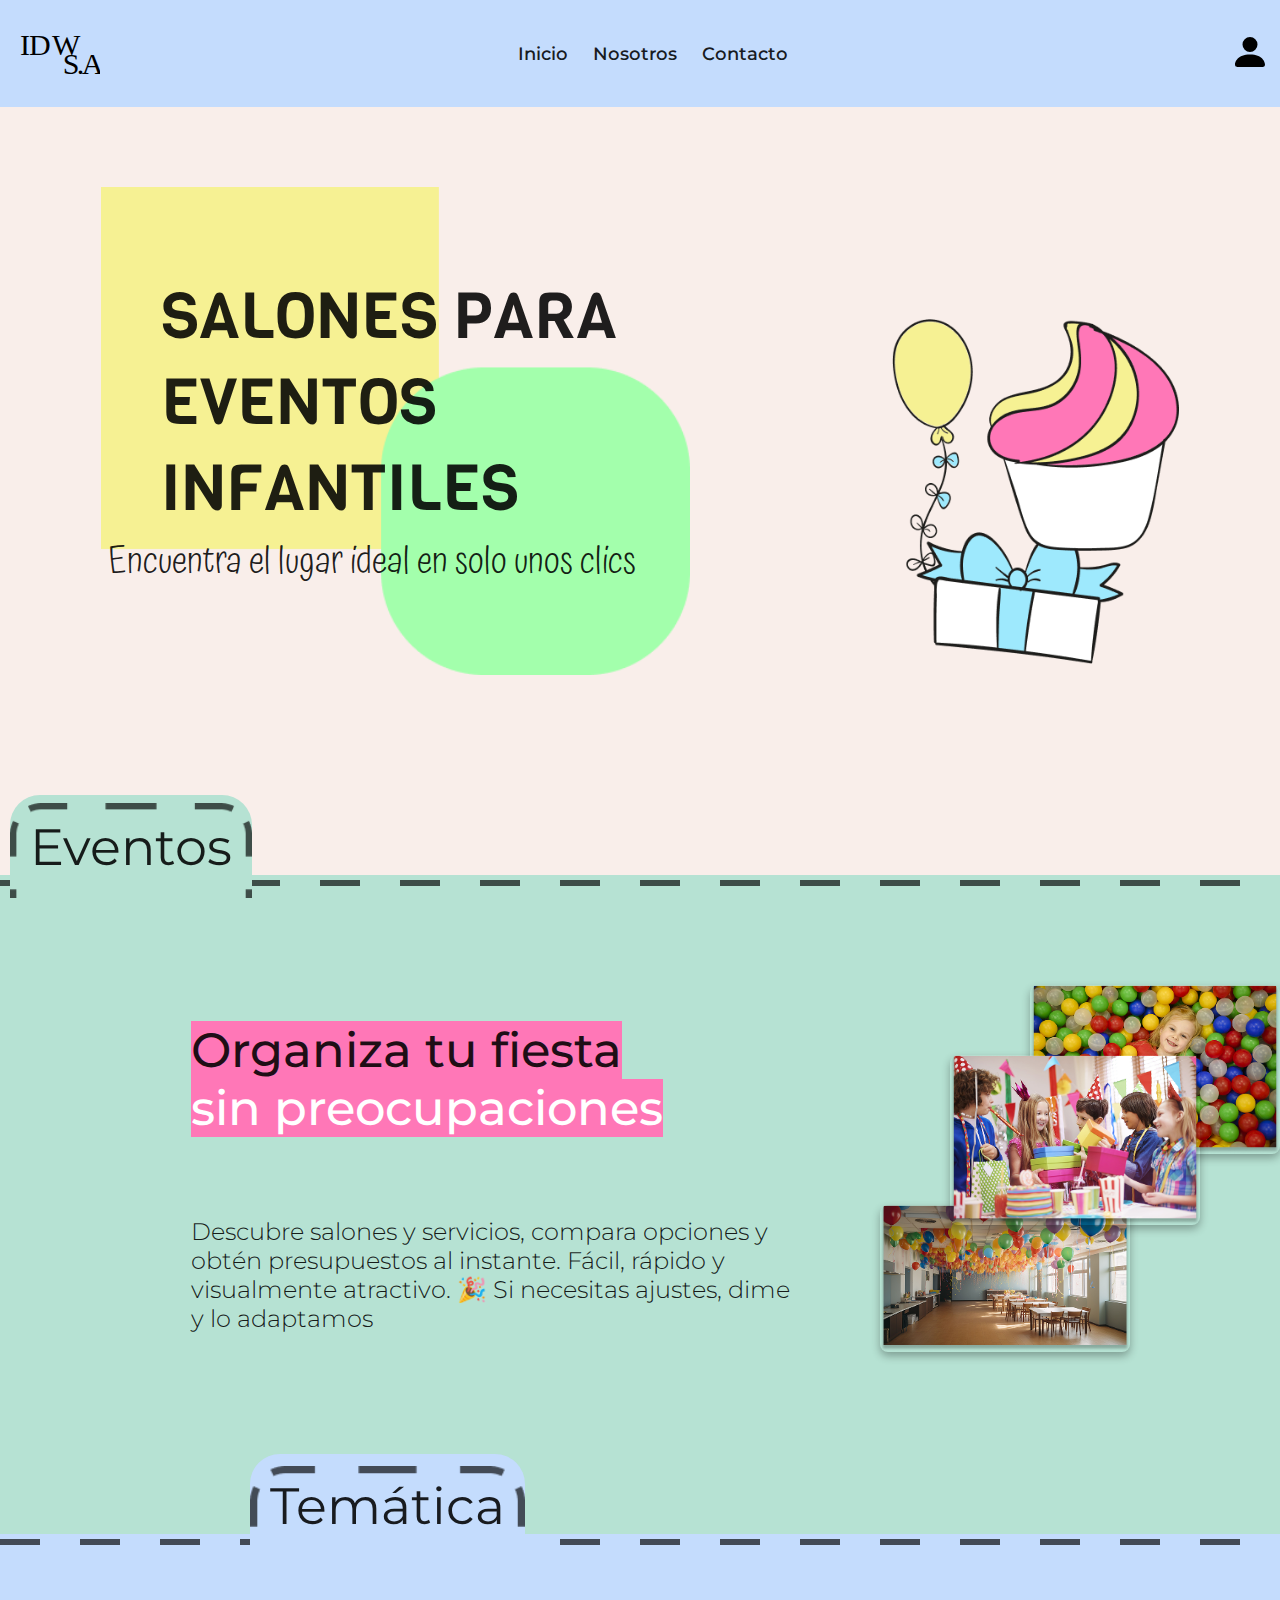
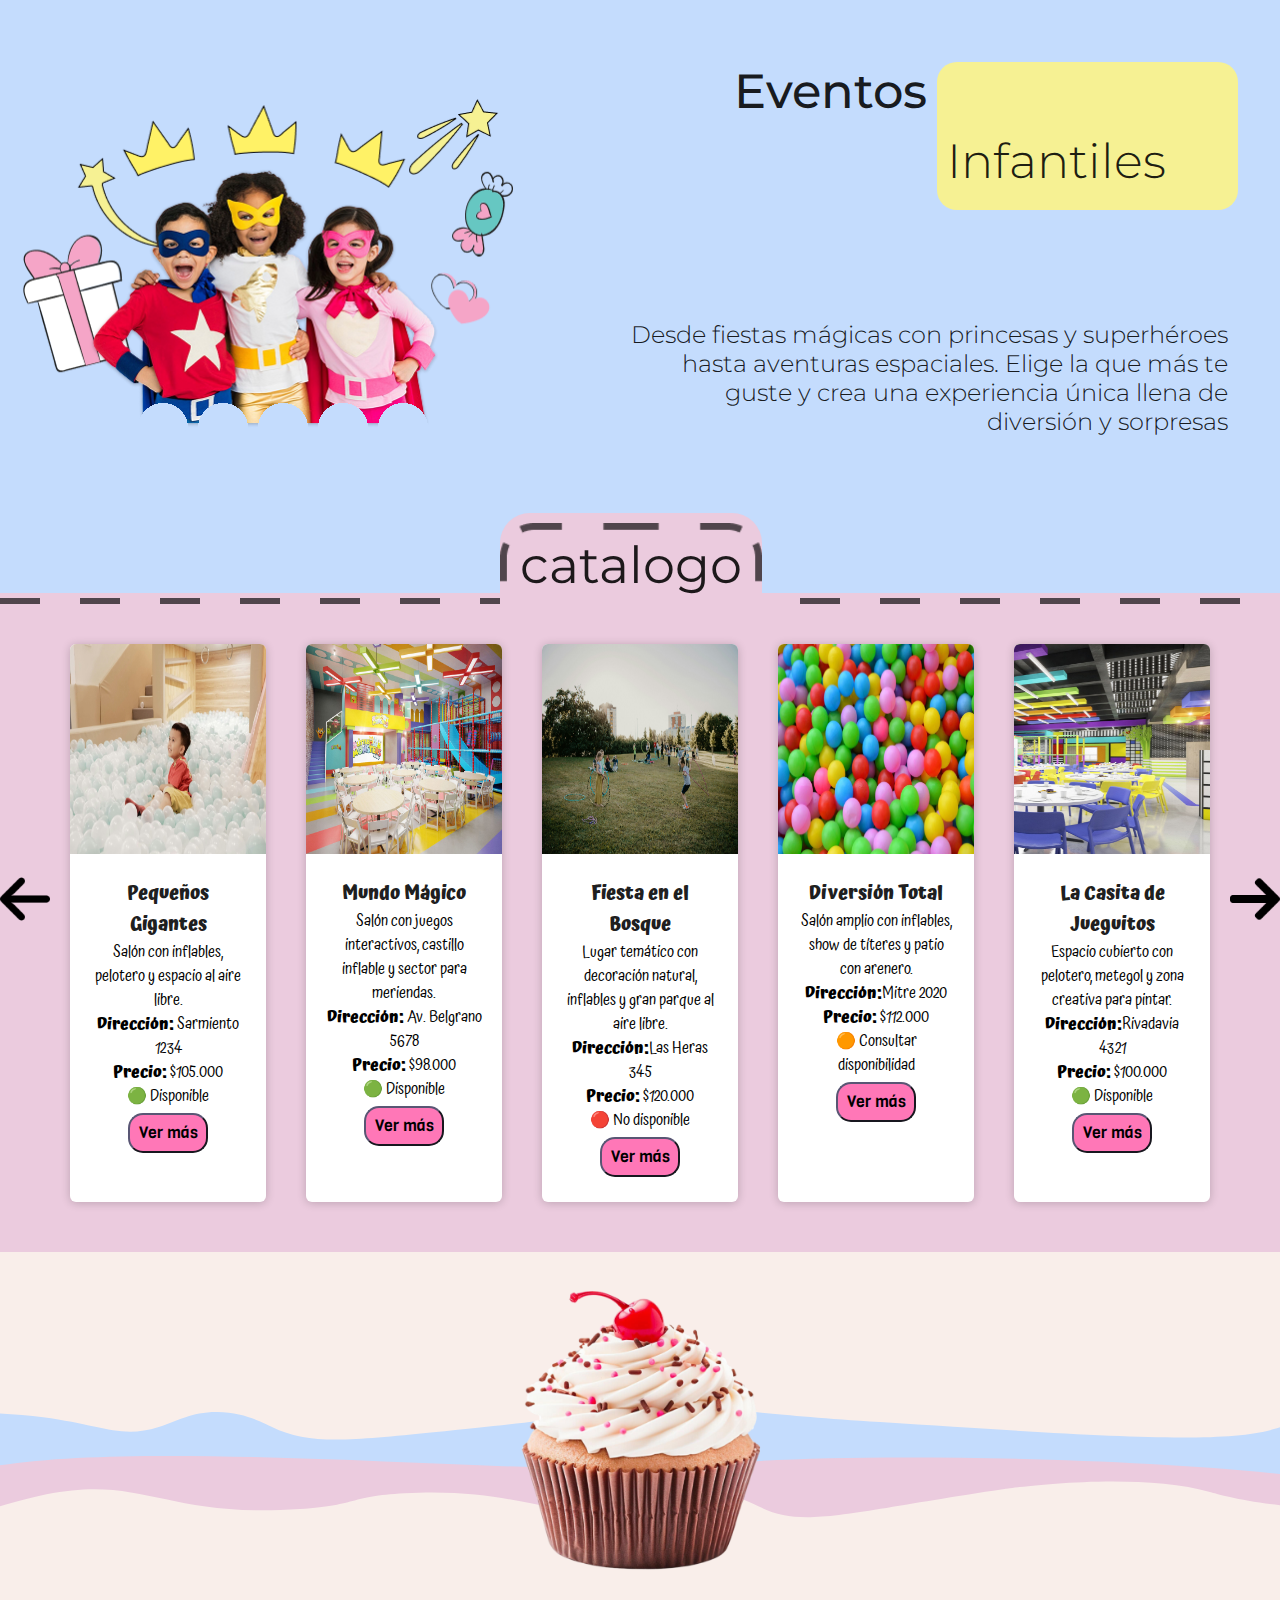
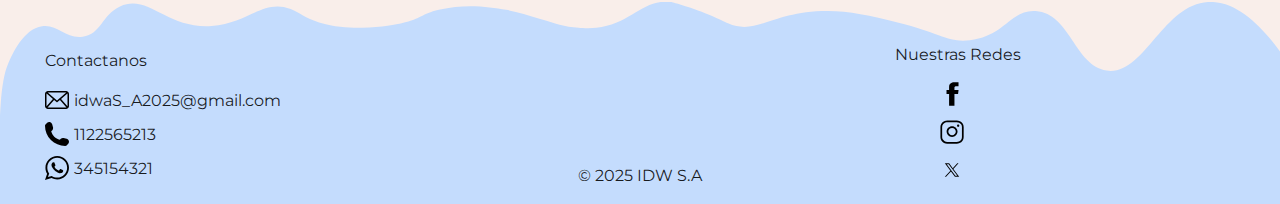
<file: index.html>
<!DOCTYPE html>
<html lang="en">
<head>
    <meta charset="UTF-8">
    <meta name="viewport" content="width=device-width, initial-scale=1.0">
    <title>Document</title>
    <link rel="stylesheet" href="./css/style.css">
</head>
<body>
    <!--------------------------header -------------------------->
    <header>
        <div id="logo-container">
            <img id="logo" src="./assets/icons/logo.svg" alt="imagen del logo">
        </div>
        <div class="navbar">
            <ul>
                <li><a href="./index.html">Inicio</a></li>
                <li><a href="./templates/quienes-somos.html">Nosotros</a></li>
                <li><a href="./templates/contacto.html">Contacto</a></li>
            </ul>
        </div>
        <!-- Contenedor para el icono User -->
        <div id="icon-container">
            <a href=""><img id="icono" src="/assets/icons/person-fill.svg" alt="Icono"></a>
        </div>
    </header>

    <!--------------------------portada -------------------------->
    <main>
        <section class="container-portada">
            <div class="texto-portada figura-geometrica">
                <h1>SALONES PARA <br> 
                    EVENTOS <br>
                    INFANTILES
                </h1>
                <p>Encuentra el lugar ideal en solo unos clics</p>
            </div>
            <img src="./assets/img/imagen-de-portada.png" alt="imagen de portada">
        </section>
        <!--------------------------secciones eventos, tematicas, catalogo -------------------------->
        <section class="container-espacio-secciones">
            <section class="container-seccion linea-top" id="seccion-1-evento">
                <div class="titulo-seccion linea-titulo" id="titulo-evento">
                <h2>Eventos</h2>
                </div>
                <div class="texto-seccion" id="texto-seccion-evento">
                    <div id="subtitulo-seccion-evento">
                        <h3 class="subtitulo">Organiza tu fiesta</h3>
                        <span class="subtitulo">sin preocupaciones</span>
                    </div>
                    <p class="parrafo"> Descubre salones y servicios, compara opciones y obtén presupuestos al instante. Fácil, rápido y visualmente atractivo. 🎉 Si necesitas ajustes, dime y lo adaptamos</p>
                
                    
                </div>
                <div class="contenedor-img">
                    <img class="imagen img1" src="./assets/img/nina-pelotas.webp" alt="niña">
                    <img class="imagen img2" src="./assets/img/salon.webp" alt="salon">
                    <img class="imagen img3" src="./assets/img/fiesta.webp" alt="fiesta">
                </div> 
            </section>

            <!-- tematica -->
            <section class="container-seccion linea-top" id="seccion-2-tematica">
                <div class="titulo-seccion linea-titulo" id="titulo-tematica">
                    <h2>Temática</h2>
                    </div>
                    <div class="texto-seccion" id="texto-seccion-tematica">
                        <div id="subtitulo-seccion-tematica">
                            <h3 class="subtitulo">Eventos
                            <span class="subtitulo">Infantiles</span></h3>
                        </div>
                        <p class="parrafo">Desde fiestas mágicas con princesas y superhéroes hasta aventuras espaciales. Elige la que más te guste y crea una experiencia única llena de diversión y sorpresas
                        </p>
                    </div>    
                    <div class="container-img">
                        <img class="imagen-seccion" id="img-super" src="/assets/img/ninios-superheroes.png" alt="temática de niños superheroes">
                    </div> 
                
                    <!-- catalogo -->      
            </section>
            <section class="container-seccion linea-top" id="seccion-3-catalogo">
                <div class="titulo-seccion linea-titulo" id="titulo-catalogo">
                <h2>catalogo</h2>
                </div>
                <!-- cards de catalogo -->

                <div class="container">
                    <a href="#"><img class="flecha" src="./assets/img/arrow.png" alt=""></a>
                    <div class="card">
                        <img img src="./assets/img/burbuja-kid.jpg" alt="persona">
                        <div class="contenido">
                            <h3>Pequeños Gigantes</h3>
                            <p>Salón con inflables, pelotero y espacio al aire libre.</p>
                            <p><strong>Dirección:</strong> Sarmiento 1234</p>
                            <p><strong>Precio:</strong> $105.000</p>
                            <p>🟢 Disponible</p>
                            <button class="btn-mas">Ver más</button>
                        </div>
                    </div>
                    <div class="card">
                        <img img src="./assets/img/salon2.jpg" alt="persona">
                        <div class="contenido">
                            <h3>Mundo Mágico</h3>
                            <p>Salón con juegos interactivos, castillo inflable y sector para meriendas.</p>
                            <p><strong>Dirección:</strong> Av. Belgrano 5678</p>
                            <p><strong>Precio:</strong> $98.000</p>
                            <p>🟢 Disponible</p>
                            <button class="btn-mas">Ver más</button>
                        </div>
                    </div>
                    <div class="card">
                        <img img src="./assets/img/evento3.jpg" alt="persona">
                        <div class="contenido">
                            <h3>Fiesta en el Bosque</h3>
                            <p>Lugar temático con decoración natural, inflables y gran parque al aire libre.</p>
                            <p><strong>Dirección:</strong>Las Heras 345</p>
                            <p><strong>Precio:</strong> $120.000</p>
                            <p>🔴 No disponible</p>
                            <button class="btn-mas">Ver más</button>
                        </div>
                    </div>
                    <div class="card">
                        <img img src="./assets/img/pelotas-colores.jpg" alt="persona">
                        <div class="contenido">
                            <h3>Diversión Total</h3>
                            <p>Salón amplio con inflables, show de títeres y patio con arenero.</p>
                            <p><strong>Dirección:</strong>Mitre 2020</p>
                            <p><strong>Precio:</strong> $112.000</p>
                            <p>🟠 Consultar disponibilidad</p>
                            <button class="btn-mas">Ver más</button>
                        </div>
                    </div>
            
                    <div class="card">
                        <img src="./assets/img/salon.jpg" alt="persona">
                        <div class="contenido">
                            <h3>La Casita de Jueguitos</h3>
                            <p>Espacio cubierto con pelotero, metegol y zona creativa para pintar.</p>
                            <p><strong>Dirección:</strong>Rivadavia 4321</p>
                            <p><strong>Precio:</strong> $100.000</p>
                            <p>🟢 Disponible</p>
                            <button class="btn-mas">Ver más</button>
                        </div>
                    </div>
                    <a href=""><img class="flecha" src="./assets/img/right-arrow.png" alt=""></a>
                </div>

            </section>
        </section>
     <!--------------------------seccion cupcake -------------------------->
        <section class="container-cupcake">
            <div class="cupcake">
                <a href="#"><img id="imgCupcake" src="./assets/img/cupcake.png" alt="imagen de un cupcake"></a>
            </div>
        </section>
    </main>
     
    <!--------------------------footer -------------------------->
    <footer> 
        
        <!-- contactanos -->
            <div class="contactanos">
                <div class="textf">
                    <p class="textoI">Contactanos</p>
                <br>
                </div> 
                <div class="logo">
                    <img class="redesL" src="./assets/icons/email.svg" alt="logo de email">
                    <p class="textoI">idwaS_A2025@gmail.com</p>
                </div>
                <div class="logo">
                    <img class="redesL" src="./assets/icons/phone.svg" alt="logo">
                    <p class="textoI">1122565213</p>
                </div>
                <div class="logo">
                    <img class="redesL" src="./assets/icons/whatsapp.svg" alt="logo de whatsapp">
                    <p class="textoI">345154321</p>
                </div>
            </div>

            <div class="textoFinal">
                <p id="fin">© 2025 IDW S.A</p>
            </div>

            <!-- redes sociales -->
            <div class="redes">
                <div class="textf">
                    <p class="textoI">Nuestras Redes</p>
                    <br>

                <div class="logosR">
                    <a href=""><img class="redesL" src="./assets/icons/facebook.svg" alt="logo de facebook"></a>
                </div>
                <div class="logosR">
                    <a href=""><img class="redesL" src="./assets/icons/instagram.svg" alt="logo de instagram"></a>
                </div>
                <div class="logosR">
                    <a href=""><img class="redesL" src="./assets/icons/twitter.svg" alt="logo de twitter"></a>
                </div>
            </div> 
       </div>
    </footer>
    
</body>
</html>
</file>
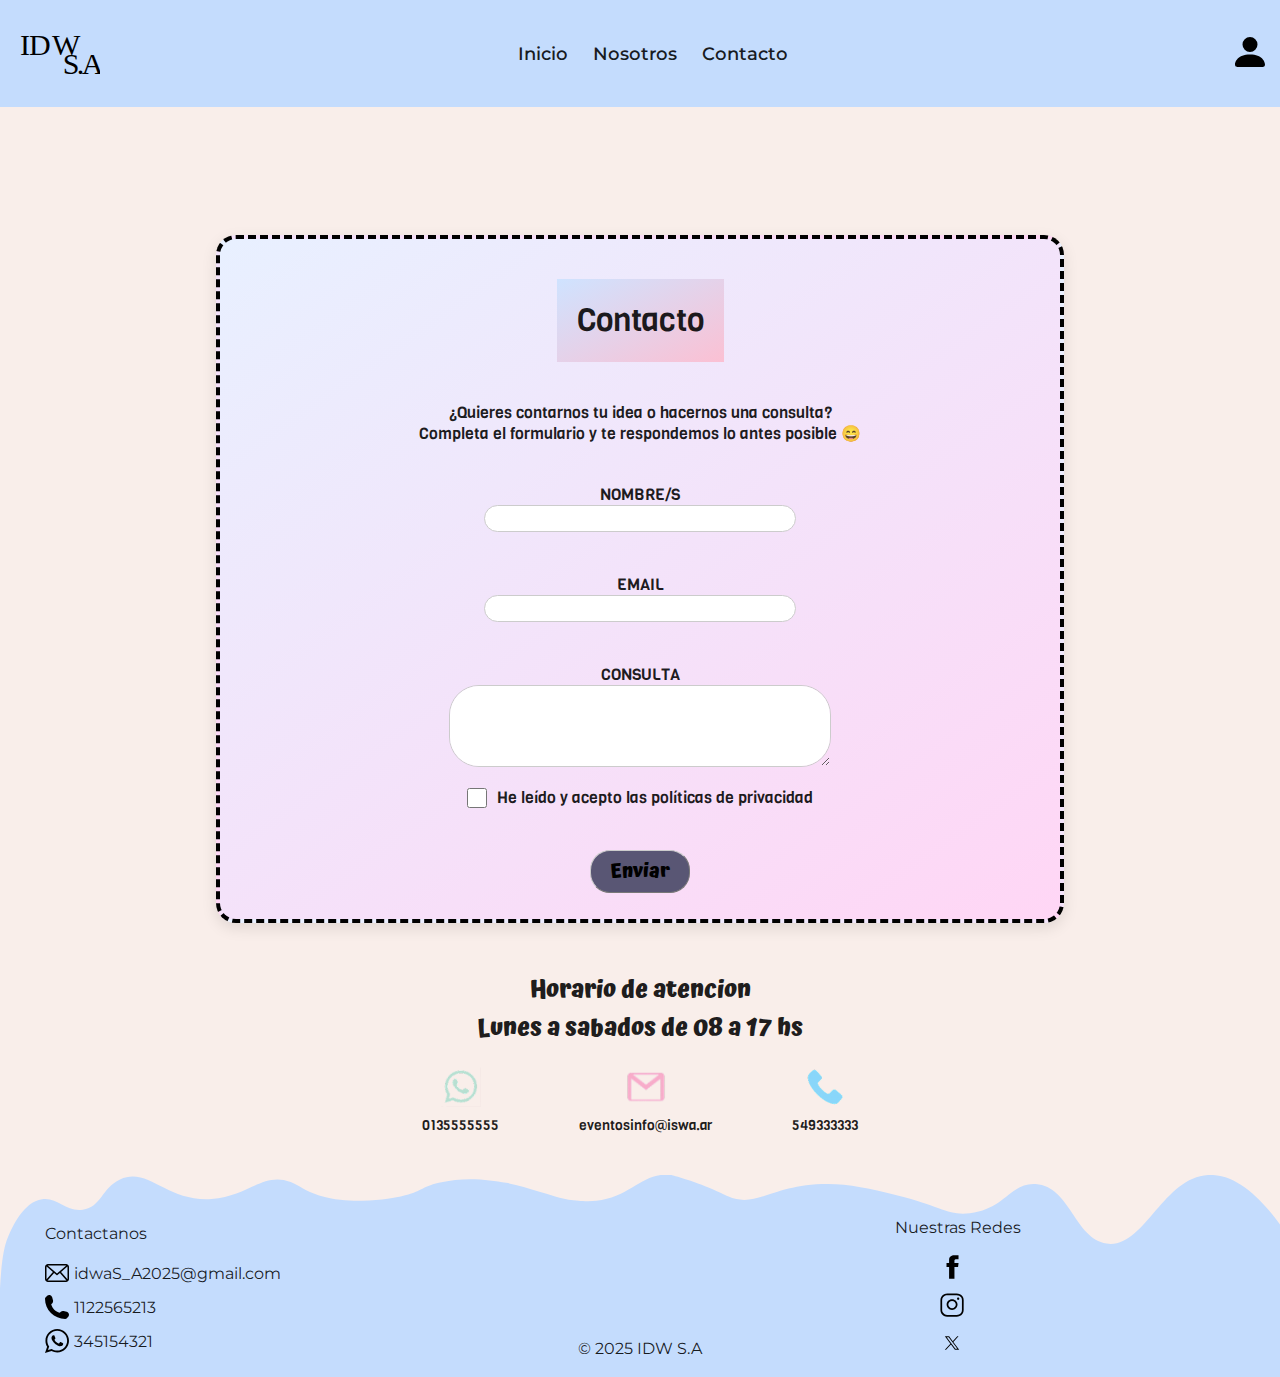
<file: templates/contacto.html>
<!DOCTYPE html>
<html lang="en">
<head>
    <meta charset="UTF-8">
    <meta name="viewport" content="width=device-width, initial-scale=1.0">
    <title>Document</title>
    <link rel="stylesheet" href="../css/contacto.css">
</head>
<body>
    <!--------------------------header -------------------------->
        <header>
            <div id="logo-container">
                <img id="logo" src="../assets/icons/logo.svg" alt="imagen del logo">
            </div>
            <div class="navbar">
                <ul>
                    <li><a href="../index.html">Inicio</a></li>
                    <li><a href="quienes-somos.html">Nosotros</a></li>
                    <li><a href="contacto.html">Contacto</a></li>
                </ul>
            </div>
            <!-- Contenedor para el icono User -->
            <div id="icon-container">
                <a href=""><img id="icono" src="../assets/icons/person-fill.svg" alt="Icono"></a>
            </div>
        </header>

         <!-------------------------- main -------------------------->
        <main>
            <section class="container-formulario">

                
                <!-- formulario -->

                <form class="formulario" action="">
                    <section class="formulario-h2">
                        <h2 class="formulario-titulo"id="titulo-evento">Contacto</h2>
                    </section>
                    <!-- titulos -->
                    

                    <section class="formulario-subtitulos">
                        <h2 class="formulario-subtitulos">¿Quieres contarnos tu idea o hacernos una consulta?
                        <br>Completa el formulario y te respondemos lo antes posible &#128516;</h2>

                    </section>    

                    <!-- nombre -->

                    <label for="nombre">NOMBRE/S</label>
                    <input type="text" id="nombre" name="nombre">
                    <br><br>

                    <!-- email -->

                    <label for="email">EMAIL</label>
                    <input type="text" id="email" name="email">
                    <br><br>

                    <!-- consulta -->

                    <label for="consulta">CONSULTA</label>
                    <textarea name="consulta" id="consulta"></textarea>

                    <!-- terminos -->
                
                    <div class="checkbox">
                        <input type="checkbox" name="checkbox" id="acepto">
                        <label for="acepto">He leído y acepto las políticas de privacidad</label>
                    </div>
                    
                    <br><br>
                    
                    <!-- enviar -->

                    <input  class="enviar" type="submit" value="Enviar">
                </form>
            
            </section>
            <section class="horarios">
                <h2>Horario de atencion</h2>
                <h2>Lunes a sabados de 08 a 17 hs</h2>
            </section>

            <section class="container-contacto">
                <div class="wp"><img src="../assets/img/img-contacto/image 7.png" alt="whatsapp">
                    <p>0135555555</p>

                </div>
                <div class="email"><img src="../assets/img/img-contacto/image 8.png" alt="email">
                    <p>eventosinfo@iswa.ar</p>
                    
                </div>
                <div class="tel"><img src="../assets/img/img-contacto/image 9.png" alt="telefono">
                    <p>549333333</p>
                    
                </div>
            </section>
        </main>

         <!--------------------------footer -------------------------->
    <footer> 
        
        <!-- contactanos -->
            <div class="contactanos">
                <div class="textf">
                    <p class="textoI">Contactanos</p>
                <br>
                </div> 
                <div class="logo">
                    <img class="redesL" src="../assets/icons/email.svg" alt="logo de email">
                    <p class="textoI">idwaS_A2025@gmail.com</p>
                </div>
                <div class="logo">
                    <img class="redesL" src="../assets/icons/phone.svg" alt="logo">
                    <p class="textoI">1122565213</p>
                </div>
                <div class="logo">
                    <img class="redesL" src="../assets/icons/whatsapp.svg" alt="logo de whatsapp">
                    <p class="textoI">345154321</p>
                </div>
            </div>

            <div class="textoFinal">
                <p id="fin">© 2025 IDW S.A</p>
            </div>

            <!-- redes sociales -->
            <div class="redes">
                <div class="textf">
                    <p class="textoI">Nuestras Redes</p>
                    <br>

                <div class="logosR">
                    <a href=""><img class="redesL" src="../assets/icons/facebook.svg" alt="logo de facebook"></a>
                </div>
                <div class="logosR">
                    <a href=""><img class="redesL" src="../assets/icons/instagram.svg" alt="logo de instagram"></a>
                </div>
                <div class="logosR">
                    <a href=""><img class="redesL" src="../assets/icons/twitter.svg" alt="logo de twitter"></a>
                </div>
            </div> 
       </div>
    </footer>
        
    
   
</body>
</html>
</file>
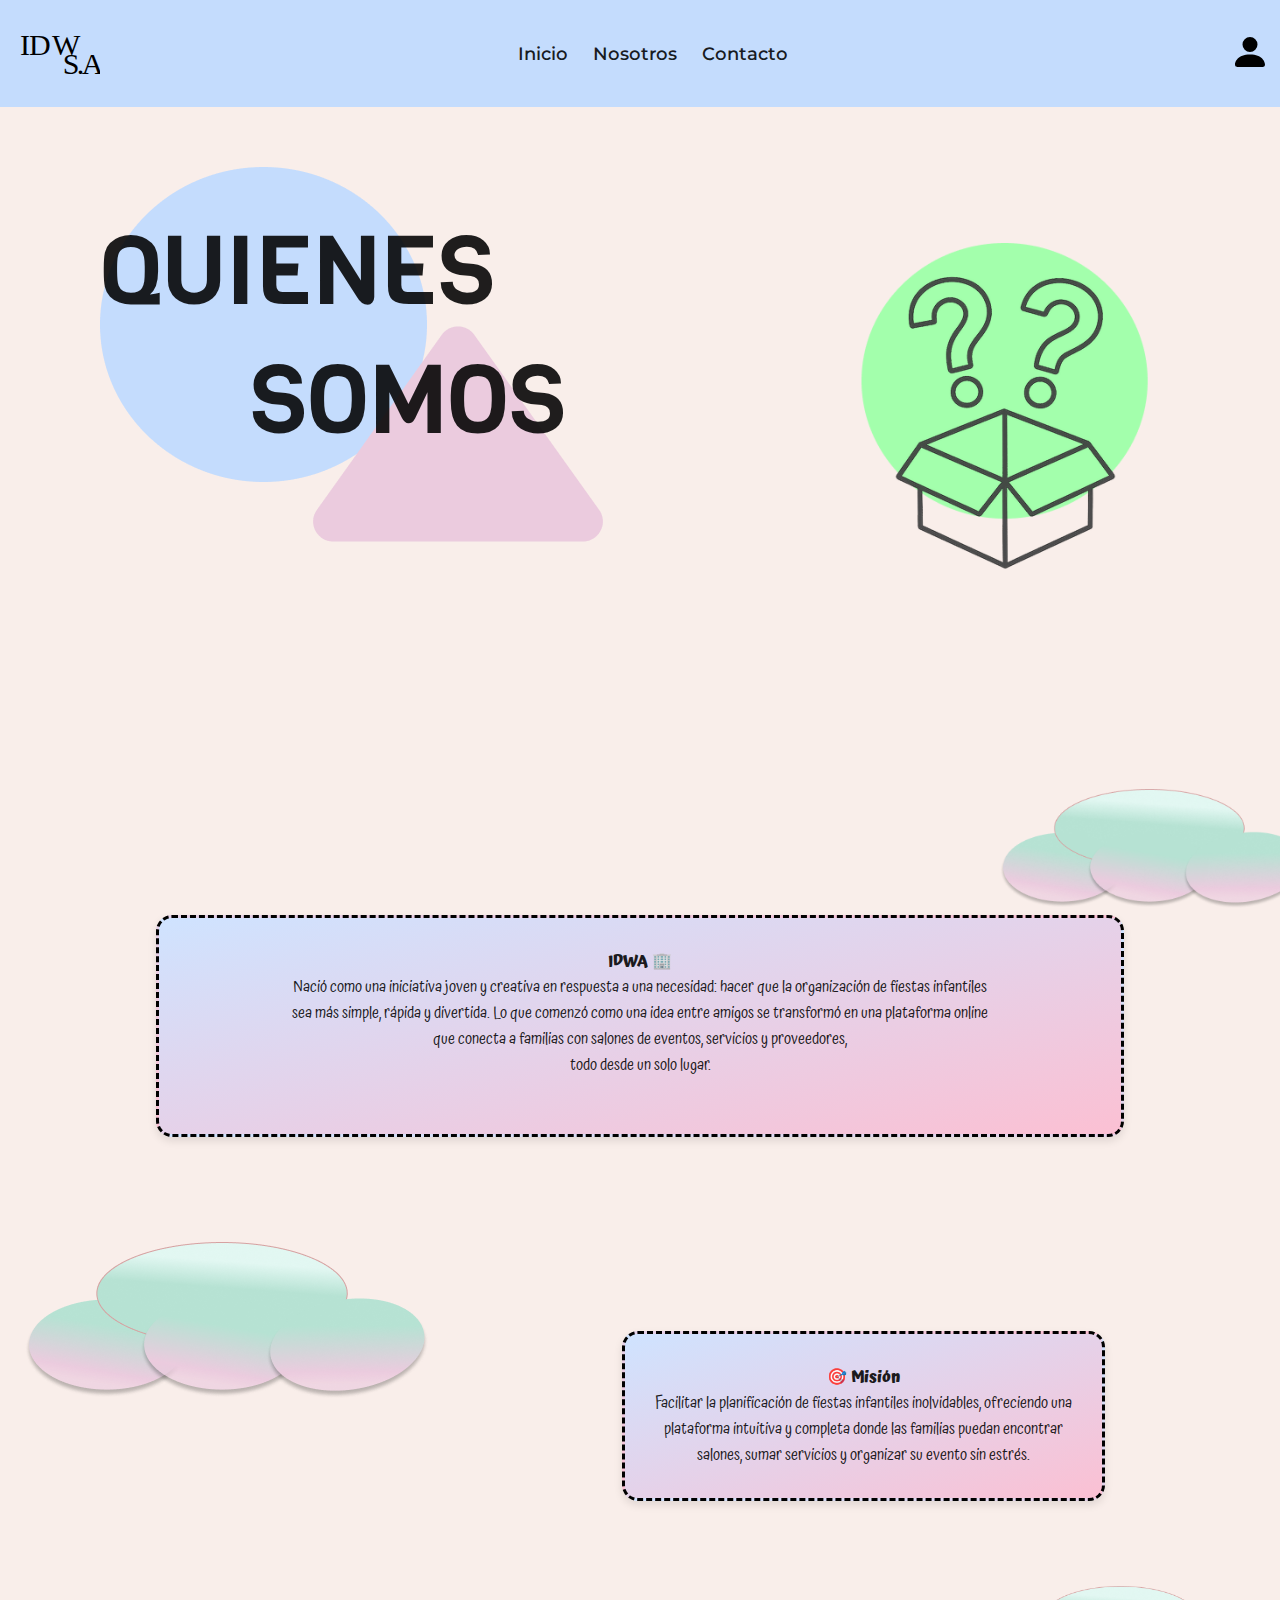
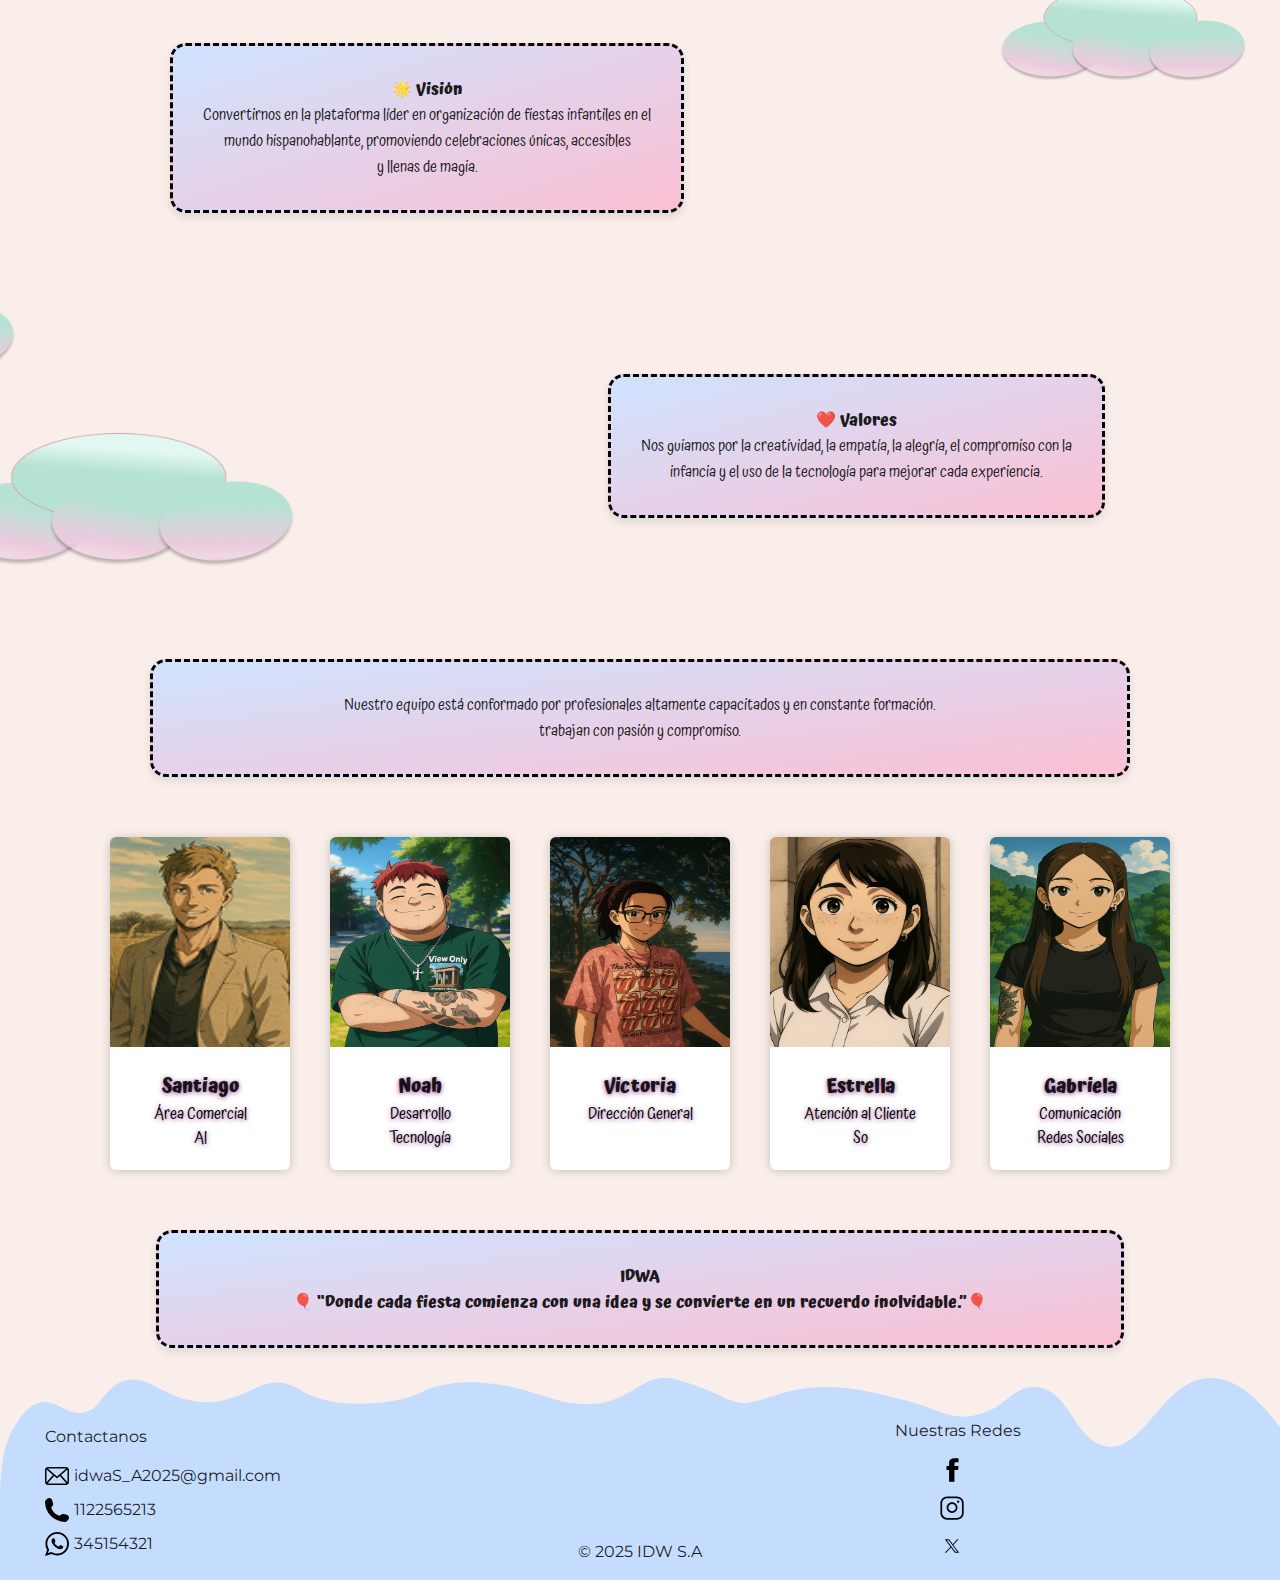
<file: templates/quienes-somos.html>
<!DOCTYPE html>
<html lang="es">
<head>
    <meta charset="UTF-8">
    <meta name="viewport" content="width=device-width, initial-scale=1.0">
    <title>Document</title>
    <link rel="stylesheet" href="../css/quienes-somos.css">
    <link href="https://fonts.googleapis.com/css2?family=Atma:wght@400;600&display=swap" rel="stylesheet">
</head>
<body>
 <!--------------------------header -------------------------->
    <header>
        <div id="logo-container">
            <img id="logo" src="../assets/icons/logo.svg" alt="imagen del logo">
        </div>
        <div class="navbar">
            <ul>
                <li><a href="/index.html">Inicio</a></li>
                <li><a href="../templates/quienes-somos.html">Nosotros</a></li>
                <li><a href="../templates/contacto.html">Contacto</a></li>
            </ul>
        </div>
        <!-- Contenedor para el icono User -->
        <div id="icon-container">
            <a href=""><img id="icono" src="/assets/icons/person-fill.svg" alt="Icono"></a>
        </div>
    </header>
<!-- se agrega estilo de portada de quienes somos -->
    <main>
        <section class="container-portada">
            <div class="texto-portada figura-geometrica">
                <h1>QUIENES <br> 
                    <span>SOMOS</span><br>
                </h1>
            </div>
            <img class="cajapregunta" src="../assets/img/caja de pregunta.png" alt="Caja- de- preguntas">
        </section>
    </main>
    
    <!------------------ secciones de vision, misión y valores ------------------>
        <section>
            <div> <img src="../assets/img/nubecita.png" alt="" class="nube4"></div>
            
            <div class="box">
                <p>
                     <strong>IDWA </strong>  🏢 <br> Nació como una iniciativa joven y creativa en respuesta a una necesidad: 
                hacer que la organización de fiestas infantiles <br> sea más simple, rápida y divertida. 
                Lo que comenzó como una idea entre amigos se transformó en una plataforma online 
                <br>que conecta a familias con salones de eventos, servicios y proveedores, 
                <br>todo desde un solo lugar.<br><br></p>

            </div>
       
           
            <div> <img src="../assets/img/nubecita.png" alt="" class="nube"></div>
       
        <div class="grupo-mvv"> <!-- se aplica nuevo contenedor, para correr izq/der -->

            <div class="box2 mvv-der"> 
                <div><strong>🎯 Misión</strong></div>
                <p>
                Facilitar la planificación de fiestas infantiles inolvidables, ofreciendo una <br> plataforma intuitiva y completa donde las familias puedan encontrar <br> salones, sumar servicios y organizar su evento sin estrés.
                </p>
            </div>

            <div><img src="../assets/img/nubecita.png" alt="" class="nube1"></div>

            <div class="box2 mvv-izq"> 
                <div> 🌟<strong> Visión </strong></div>
                <p>
                Convertirnos en la plataforma líder en organización de fiestas infantiles en el <br> mundo hispanohablante, promoviendo celebraciones únicas, accesibles <br> y llenas de magia.
                </p>
            </div>

            <div><img src="../assets/img/nubecita.png" alt="" class="nube2"></div>

            <div class="box2 mvv-der"> 
                <div><strong>❤️ Valores</strong></div>
                <p>
                Nos guiamos por la creatividad, la empatía, la alegría, el compromiso con la <br> infancia y el uso de la tecnología para mejorar cada experiencia.
                </p>
                
            </div>
       
        </div>

            <div><img src="../assets/img/nubecita.png" alt="" class="nube3"></div>

            <div class="box1">
                <p>
                Nuestro equipo está conformado por profesionales altamente capacitados y en constante formación.<br> trabajan con pasión y compromiso.
            </p>
            </div>
        </section>

<!------------------ cards del equipo ------------------>
    <div class="container">
        <div class="card">
            <img img src="../assets/img/santiago.png" alt="persona">
            <div class="contenido">
                <h3>Santiago</h3>
                <p>Área Comercial <br> Al</p>
            </div>
        </div>

        <div class="card">
            <img img src="../assets/img/noah.png" alt="persona">
            <div class="contenido">
                <h3>Noah</h3>
                <p>Desarrollo <br>Tecnología</p>
            </div>
        </div>

        <div class="card">
            <img img src="../assets/img/victoria.png" alt="persona">
            <div class="contenido">
                <h3>Victoria</h3>
                <p>Dirección General</p>
            </div>
        </div>

        <div class="card">
            <img img src="../assets/img/estrella.png" alt="persona">
            <div class="contenido">
                <h3>Estrella</h3>
                <p>Atención al Cliente <br> So</p>
            </div>
        </div>

        <div class="card">
            <img src="../assets/img/gabriela.png" alt="persona">
            <div class="contenido">
                <h3>Gabriela</h3>
                <p>Comunicación <br> Redes Sociales</p>
            </div>
        </div>
        
    </div>
    
    <div class="box"><p><strong>IDWA<br>
        🎈 “Donde cada fiesta comienza con una idea y se convierte en un recuerdo inolvidable.”🎈</strong></p>
    </div>

<!--------------------------footer -------------------------->
<footer> 
        
    <!-- contactanos -->
        <div class="contactanos">
            <div class="textf">
                <p class="textoI">Contactanos</p>
            <br>
            </div> 
            <div class="logo">
                <img class="redesL" src="../assets/icons/email.svg" alt="logo de email">
                <p class="textoI">idwaS_A2025@gmail.com</p>
            </div>
            <div class="logo">
                <img class="redesL" src="../assets/icons/phone.svg" alt="logo">
                <p class="textoI">1122565213</p>
            </div>
            <div class="logo">
                <img class="redesL" src="../assets/icons/whatsapp.svg" alt="logo de whatsapp">
                <p class="textoI">345154321</p>
            </div>
        </div>

        <div class="textoFinal">
            <p id="fin">© 2025 IDW S.A</p>
        </div>

        <!-- redes sociales -->
        <div class="redes">
            <div class="textf">
                <p class="textoI">Nuestras Redes</p>
                <br>

            <div class="logosR">
                <a href=""><img class="redesL" src="../assets/icons/facebook.svg" alt="logo de facebook"></a>
            </div>
            <div class="logosR">
                <a href=""><img class="redesL" src="../assets/icons/instagram.svg" alt="logo de instagram"></a>
            </div>
            <div class="logosR">
                <a href=""><img class="redesL" src="../assets/icons/twitter.svg" alt="logo de twitter"></a>
            </div>
        </div> 
   </div>
</footer>
</body>
</html>
</file>
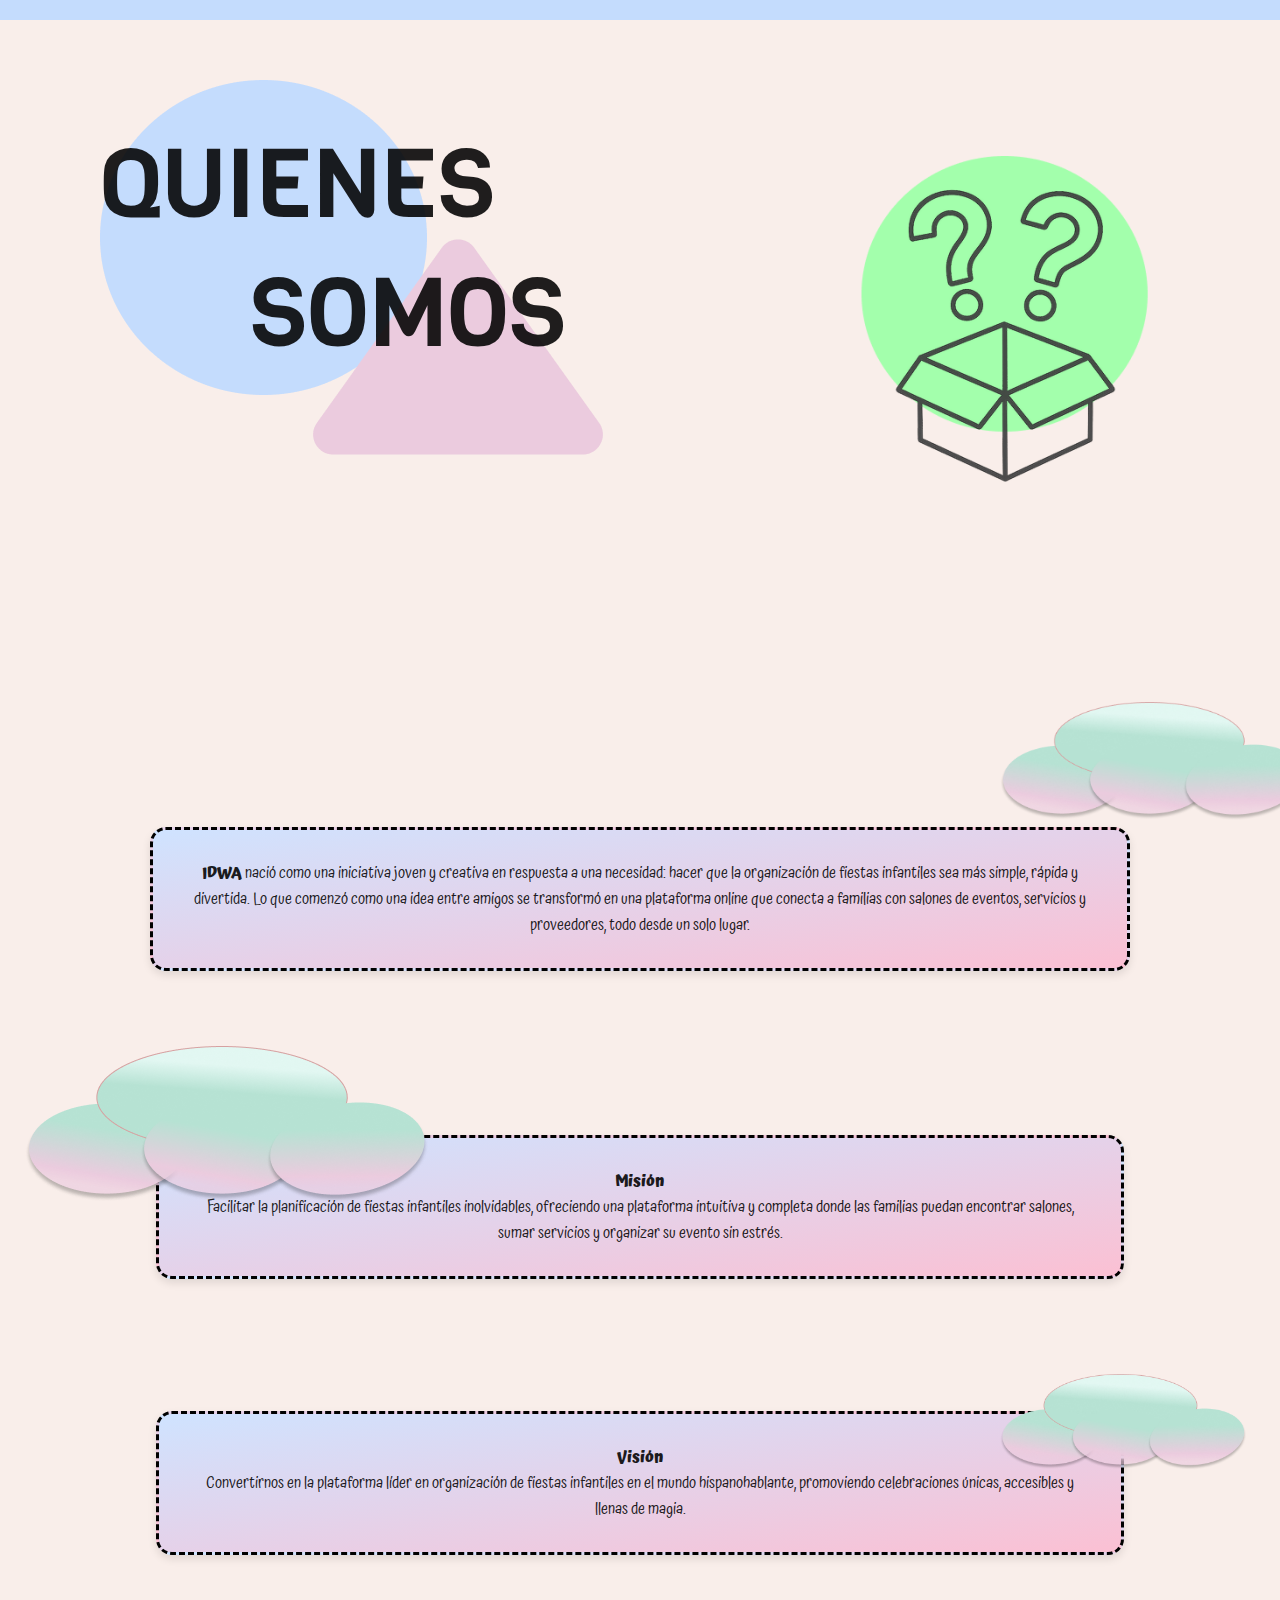
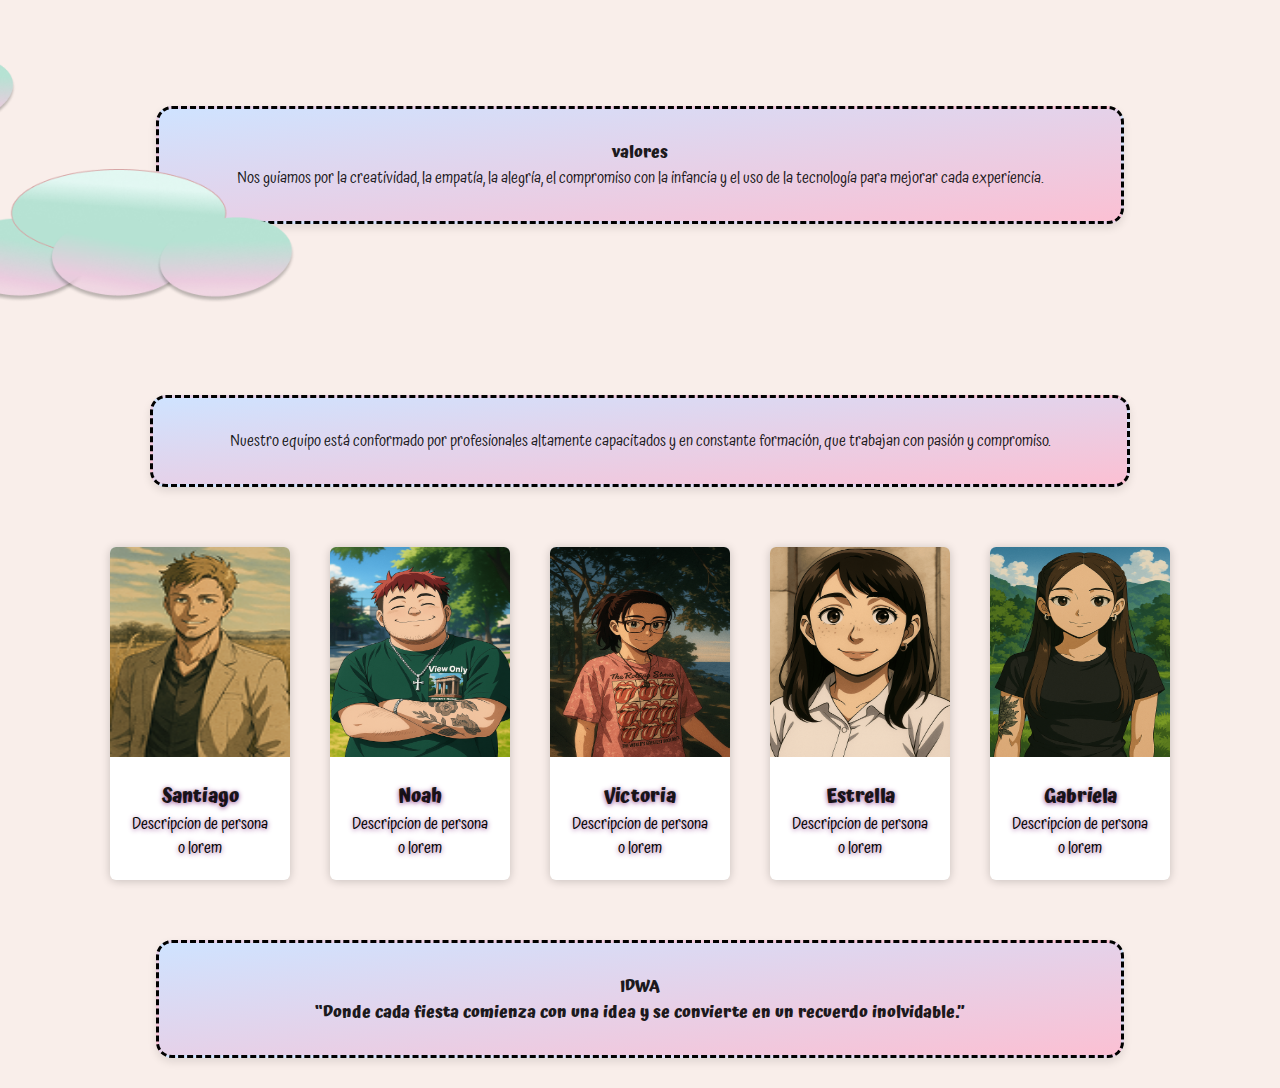
<file: templates/quienes-somos1.html>
<!DOCTYPE html>
<html lang="es">
<head>
    <meta charset="UTF-8">
    <meta name="viewport" content="width=device-width, initial-scale=1.0">
    <title>Document</title>
    <link rel="stylesheet" href="../css/quienes-somos.css">
    <link href="https://fonts.googleapis.com/css2?family=Atma:wght@400;600&display=swap" rel="stylesheet">
</head>
<body>

    <header>
    </header>
<!-- se agrega estilo de portada de index -->
    <main>
        <section class="container-portada">
            <div class="texto-portada figura-geometrica">
                <h1>QUIENES <br> 
                    <span>SOMOS</span><br>
                    
                </h1>
            </div>
            <img class="cajapregunta" src="../assets/img/caja de pregunta.png" alt="Caja- de- preguntas">
            
        </section>
    </main>
    
        <section>
            <div> <img src="../assets/img/nubecita.png" alt="" class="nube4"></div>
            
            <div class="box1">
                <p>
                <strong>IDWA</strong>  nació como una iniciativa joven y creativa en respuesta a una necesidad: hacer que la organización de fiestas infantiles sea más simple, rápida y divertida. 
                Lo que comenzó como una idea entre amigos se transformó en una plataforma online que conecta a familias con salones de eventos, servicios y proveedores, 
                todo desde un solo lugar.</p>

            </div>
            
            <div> <img src="../assets/img/nubecita.png" alt="" class="nube"></div>

            <div class="box">
            <div> <strong>Misión</strong></div>
                <p>
                Facilitar la planificación de fiestas infantiles inolvidables, ofreciendo una plataforma intuitiva y completa donde las familias puedan encontrar salones, sumar servicios y organizar su evento sin estrés.
                </p>
            </div>

            <div><img src="../assets/img/nubecita.png" alt="" class="nube1"></div>

            <div class="box">
                <div> <strong>Visión</strong></div>
                <p>
                Convertirnos en la plataforma líder en organización de fiestas infantiles en el mundo hispanohablante, promoviendo celebraciones únicas, accesibles y llenas de magia.
                </p>
            </div>

            <div><img src="../assets/img/nubecita.png" alt="" class="nube2"></div>

            <div class="box">
                <div> <strong>valores</strong></div>
                <p>
                Nos guiamos por la creatividad, la empatía, la alegría, el compromiso con la infancia y el uso de la tecnología para mejorar cada experiencia.
                </p>
                
            </div>

            <div><img src="../assets/img/nubecita.png" alt="" class="nube3"></div>

            <div class="box1">
                <p>
                Nuestro equipo está conformado por profesionales altamente capacitados y en constante formación, que trabajan con pasión y compromiso.
            </p>
            </div>
        </section>
    
    <div class="container">
        <div class="card">
            <img img src="../assets/img/santiago.png" alt="persona">
            <div class="contenido">
                <h3>Santiago</h3>
                <p>Descripcion de persona o lorem</p>
            </div>
        </div>

        <div class="card">
            <img img src="../assets/img/noah.png" alt="persona">
            <div class="contenido">
                <h3>Noah</h3>
                <p>Descripcion de persona o lorem</p>
            </div>
        </div>

        <div class="card">
            <img img src="../assets/img/victoria.png" alt="persona">
            <div class="contenido">
                <h3>Victoria</h3>
                <p>Descripcion de persona o lorem</p>
            </div>
        </div>

        <div class="card">
            <img img src="../assets/img/estrella.png" alt="persona">
            <div class="contenido">
                <h3>Estrella</h3>
                <p>Descripcion de persona o lorem</p>
            </div>
        </div>

        <div class="card">
            <img src="../assets/img/gabriela.png" alt="persona">
            <div class="contenido">
                <h3>Gabriela</h3>
                <p>Descripcion de persona o lorem</p>
            </div>
        </div>
        
    </div>
    <div class="box"><p><strong>IDWA<br>
            “Donde cada fiesta comienza con una idea y se convierte en un recuerdo inolvidable.”</strong></p>
    </div>


</body>
</html>
</file>
<file: css/style.css>
@import url('https://fonts.googleapis.com/css2?family=Atma:wght@300;400;500;600;700&family=Montserrat:ital,wght@0,100..900;1,100..900&family=Viga&display=swap');


:root{
    --color-fondo: rgb(249, 238, 234);
    --color-lineas: rgb(0, 0, 0, 0.66);
    --color-linea-invisible:rgb(0, 0, 0, 0);
    --color-primero:rgb(182, 226, 211);
    --color-segundo: rgb(196, 220, 253);
    --color-tercero: rgb(235, 203, 222);
    --color-cuarto:rgb(246, 241, 147);
    --color-quinto:rgb(163, 255, 172);
    --color-sexto:rgb(255, 119, 183);
    --color-septimo: rgb(89, 86, 116);
    --color-letra:rgb(0, 0, 0, 0.88);
    --letra-titulo: "Viga", sans-serif;
    --letra-subtitulo: "Montserrat", sans-serif;
    --letra-texto: "Montserrat", sans-serif;
    --letra-divertida: "Atma", system-ui;
}
/*Eliminacion de margenes y padding predefinidos*/
*{
    margin: 0;
    padding:0;
}
/*body*/
body{
    background-color: var(--color-fondo);
    color: var(--color-letra);
}

/****************************header*******************************/
header {
    display: flex;
    justify-content: space-between;
    align-items: center; 
    background-color: var(--color-segundo);
    padding: 10px;
}
#logo-container{
    display: flex;
    justify-content: center;
    align-items: center;
    background: none;
    margin: 10px;
}
/* imagen logo */
#logo{
    width: 80px;
    height: auto;
    margin-top: 10px;
    background: none;
}
/* barra de navegacion */
.navbar{
    display: flex;
    justify-content: center;
    align-items: center;
    background: none;
}
.navbar ul {
    list-style-type: none;
    display: flex;
    margin: 10px;
    padding: 0;
    background: none;
}

.navbar li a {
    margin-right: 25px;
    margin-top: 10px;
    text-decoration: none;
    text-decoration-style: solid;
    background: none;
    font-weight: 550;
    font-size: 18px;
    font-family: var(--letra-texto);
    color: var(--color-letra);
}
.navbar li a:hover{
    background-color: var(--color-fondo);
    border-radius: 5px;
    width: 100%;
}
/* icono user y su contenedor */
#icon-container {
    display: flex;
    justify-content: flex-end;
    align-items: center;
    background: none;
}

#icono {
    width: 40px; 
    height: auto;
    margin-left: 10px;
    background-color: var(--color2);
}
/****************************fin del header*******************************/
/*---Comienza Main----*/

/*---Seccion Portada de inicio---*/
.container-portada{
    display: flex;
    justify-content: space-around;
    margin: 80px 0px 80px 0px;
}

.figura-geometrica{
    background-image: url("../assets/img/cuadrado-y-circulo.png");
    background-size: contain;
    background-repeat: no-repeat;
    width: 529px;
    height: 422px;
    padding: 86px 0 100px 60px ;
    
}

.texto-portada{
    gap: 50px;
}

.container-portada h1{
    font-family: var(--letra-titulo);
    font-weight: 400;
    font-size: 4rem;
}

.container-portada p{
    font-family: var(--letra-divertida);
    font-weight: 300;
    font-style: normal;
    font-size: 2.3rem;
    position: relative;
    right:10%;
    
}

.container-portada img{

    align-self: center;
    width: 287px;
    height: 345px;
}

/*FIN PORTADA INICIO*/

/*----Seciones continuas----*/
/*----espacio secciones general(eventos-tematica-catalogo-) ----*/

.container-espacio-secciones{
    display: flex;
    flex-direction: column;
    margin-top: 30px;
}

/*container seccion (eventos-tematica-catalogo-)*/
.container-seccion{
    display: flex;
    height: 659px;
    position: relative;
    align-items: center;
    align-content: center;
    
}
/*Titulos (h2)sobresalientes de las secciones afectando de manera general(eventos-tematica-catalogo)*/
.titulo-seccion h2{
    font-size: 3.20rem;
    font-family: var(--letra-subtitulo);
    font-weight: 400;
    font-style: normal;
}
.titulo-seccion{
    height: fit-content;
    z-index: 1;
    position: absolute;
    top: -80px;
    left: 10px;
    padding: 20px 20px 20px 20px; 
    border-radius: 30px 30px 0 0;
    
    
}
/*posicionamiento de texto en cada seccion de manera general(evento-tematica-catalogo) */
.texto-seccion{
    display: flex; 
    flex-direction: column;
    align-self: center;
    justify-content: center; 
    /*align-items se maneja de manera particular por id*/
    width: 620px;
    
}
/* tipografía Subtitulos(h3) de cada seccion*/
.subtitulo{
    font-family: var(--letra-subtitulo);
    font-optical-sizing: auto;
    font-weight: 500;
    font-style: normal;
    font-size: 3rem;
}
/*tipografía parrafo de cada seccion*/
.parrafo{
    font-family: var(--letra-texto);
    font-optical-sizing: auto;
    font-weight: 300;
    font-style: normal;
    font-size: 1.5rem;
}


/*borde superior secciones*/
.linea-top {
    background-image: repeating-linear-gradient(60deg, var(--color-lineas), var(--color-lineas) 60px, transparent 60px, transparent 60.05px, var(--color-lineas) 60px), repeating-linear-gradient(90deg, var(--color-lineas), var(--color-lineas) 40px, transparent 0, transparent 30px,var(--color-linea-invisible) 80px), repeating-linear-gradient(180deg, #000000, #000000 28.5px, transparent 30px, transparent 48.05px, #000000 49px), repeating-linear-gradient(270deg, #000000, #000000 28.5px, transparent 30px, transparent 48.05px, #000000e1 49px);
    background-size: 0 0, 100% 6px, 0 0 , 0 0;
    background-position: 0 0, 0 5px, 0 0, 0 0;
    background-repeat: no-repeat;   
    }


.linea-titulo {
    background-image: url("../assets/img/lineas-en-titulos.png");
    background-repeat: no-repeat;
    background-size: cover;
    background-position: 0 -20%;
    
}

.container-img{
   width: 100%;
   max-width: 500px;
}

.imagen-seccion{
   width: 100%;
   height: auto;
}

/*--FIN de los estilos de las secciones en general(evento-tematica-catalogo)--*/


/*----primera seccion - eventos----*/

#seccion-1-evento{
   background-color: var(--color-primero);
   justify-content: space-around;
   gap: 15px;
}

#titulo-evento{
    background-color: var(--color-primero);

}
#texto-seccion-evento{
    align-items: start;
    margin-left: 40px;
    margin-bottom: 55px; 
    gap: 40px;
    text-align: start;
}

#subtitulo-seccion-evento h3, span{
    width: fit-content;
    background-color: var(--color-sexto);
}
#subtitulo-seccion-evento  span{
    color: #FFFFFF;
}

#seccion-1-evento div p{
    margin-top: 40px;
    width: 600px;
}

.contenedor-imagen {
    position: relative;
    width: 500px;
    height: 350px;
    margin: 0 auto;
    background-color: #555; /* Solo para referencia */
  }

.imagen {
    position: absolute;
    width: 250px;
    height: auto;
    border-radius: 8px;
    box-shadow: 0 4px 8px rgba(0,0,0,0.3);
    transition: transform 0.3s ease;}

.imagen:hover{
    transform: scale(1.2);
}


 .img1 {
    top: 110px;
    right: 0;
    z-index: 1;
  }

  .img2 {
    top: 100;
    right: 150px;
    z-index: 2;
  }

  .img3 {
    top: 180px;
    right:80px;
    z-index: 3;
  }
/*fin seccion - catálogo*/

/*-----segunda seccion - temática-----*/

#seccion-2-tematica{
    background-color: var(--color-segundo);
    justify-content: space-around;
    gap: 80px;
    flex-direction: row-reverse;
}

/*titulo tematica que sobre sale*/
#titulo-tematica{
    background-color: var(--color-segundo);
    left: 250px;
}


#img-super{

    mask: linear-gradient(#000000 70%, transparent);
    mask: radial-gradient(circle at bottom,#0000 25px, #000 25px);
    mask-size: 12% 100%;
}

#texto-seccion-tematica {
    align-items: end ;
    text-align: end;
    gap: 80px;
    margin-bottom: 30px; 
    margin-right: 30px;
    
}
#texto-seccion-tematica p{
    margin-right: 10px;
}

#subtitulo-seccion-tematica h3{
    display: flex;
    flex-direction: row;
    width: 504px; 
    height: 148px;
    text-align: end;
    margin-bottom: 30px;
}
#subtitulo-seccion-tematica span{
    align-content: end;
    border-radius: 20px;
    width: 297px;
    height: auto;
    text-align: start;
    padding-bottom: 20px;
    padding-left: 10px;
    margin-left: 10px;
    font-weight: 300;
    background-color: var(--color-cuarto);
    
}

/*fin seccion - temática*/

/*-----tercera seccion - catálogo------*/
.container{
    width: 100%;
    display: flex;
    max-width: 1500px;
    margin: 40px auto;
}

.card{
    width: 300px;
    margin: 20px;
    border-radius: 6px;
    overflow: hidden;
    background: #fff;
    box-shadow: 0px 1px 10px rgba(0,0,0,0.2);
    cursor: default;
    transition:  all 0.2s ease;
}
.card:hover{
    box-shadow: 5px 5px 20px rgba(0,0,0,0.4);
    transform: translateY(-3%);
}

.card img{
    width: 100%;
    height: 210px;
}
.card .contenido{
    padding: 20px;
    font-family: var(--letra-divertida);
    text-align: center;
}

.card .contenido p{
    font-family: var(--letra-divertida);
    line-height: 1.5;
    color: black;
}

.card .contenido{
    font-weight:  400;
}
.flecha{
    width: 50px;
    height: auto;
    margin-top: 250px;
}
.btn-mas{
    width: 80px;
    height: 40px;
    font-family: var(--letra-titulo);
    font-size: 1rem;
    background-color: var(--color-sexto);
    border-radius: 15px;
    border-color: var(--color-septimo);
    margin: 5px;
}
#seccion-3-catalogo{
    background-color: var(--color-tercero);
    justify-content: center;
}

#titulo-catalogo{
    background-color: var(--color-tercero);
    left: 500px;
}

/*fin seccion - catálogo*/

/*********************************** seccion cupcake **********************************/
.container-cupcake{
    background-image: url("../assets/img/fondo-cupcake.svg");
    background-size: cover;
    background-color: none;
    background-position: center;  
    width: 100%;
}

.cupcake{
    padding: 20px;
    margin: 5px;
    
}
#imgCupcake{
    width: 250px; 
    height: auto;
    display: block; 
    margin: 0 auto; 
    transition: transform 0.3s ease;
}
/* efecto hover en img */
#imgCupcake:hover {
    transform: scale(1.1); 
}
/********************************** footer **********************************/
footer{
    background-image: url("../assets/img/wave-celeste.svg");;
    background-size: cover;
    background-repeat: no-repeat;
    background-position: top; 
    padding: 3px; 
    text-align: center;
    margin-top: 0px;
    display: flex;
    justify-content: space-around;
    align-items: center;
}
  
.contactanos, .textoFinal, .redes {
    display: inline-block;
    vertical-align: top;
    width: 350px;
    padding: 20px 5px 5px 5px; 
    box-sizing: border-box;
    font-size: 16px;
    text-align: center;
    margin-top: 20px; 
}
  
.logo {
    display: flex;
    align-items: center;
    gap: 5px;
    margin-bottom: 10px;
    justify-content: flex-start;
  }

.logosR {
    display: flex;
    align-items: center;
    gap: 5px;
    margin-left: 45px;
    margin-bottom: 10px;
    justify-content: flex-start;
  }
  
.redesL {
    width: 24px;
    height: 24px;
  }
  
 
.textoI {
    font-family: var(--letra-texto);
    text-align: left;
    margin: 0;
  }
  
  
#fin {
    font-family: var(--letra-texto);
    text-align: center;
    margin-top: 110px;
    font-size: 1rem;
  }
</file>
<file: css/contacto.css>
/*se reutiliza codigo de style, para configurar pantalla y estilo de fuente*/
@import url('https://fonts.googleapis.com/css2?family=Atma:wght@300;400;500;600;700&family=Montserrat:ital,wght@0,100..900;1,100..900&family=Viga&display=swap');


:root{
    --color-fondo: rgb(249, 238, 234);
    --color-lineas: rgb(0, 0, 0, 0.66);
    --color-linea-invisible:rgb(0, 0, 0, 0);
    --color-primero:rgb(182, 226, 211);
    --color-segundo: rgb(196, 220, 253);
    --color-tercero: rgb(235, 203, 222);
    --color-cuarto:rgb(246, 241, 147);
    --color-quinto:rgb(163, 255, 172);
    --color-sexto:rgb(255, 119, 183);
    --color-septimo: rgb(89, 86, 116);
    --color-letra:rgb(0, 0, 0, 0.88);
    --letra-titulo: "Viga", sans-serif;
    --letra-subtitulo: "Montserrat", sans-serif;
    --letra-texto: "Montserrat", sans-serif;
    --letra-divertida: "Atma", system-ui;
}
/*Eliminacion de margenes y padding predefinidos*/
*{
    margin: 0;
    padding:0;
}
/*body*/
body{
    background-color: var(--color-fondo);
    color: var(--color-letra);
}

/****************************header*******************************/
header {
    display: flex;
    justify-content: space-between;
    align-items: center; 
    background-color: var(--color-segundo);
    padding: 10px;
}
#logo-container{
    display: flex;
    justify-content: center;
    align-items: center;
    background: none;
    margin: 10px;
}
/* imagen logo */
#logo{
    width: 80px;
    height: auto;
    margin-top: 10px;
    background: none;
}
/* barra de navegacion */
.navbar{
    display: flex;
    justify-content: center;
    align-items: center;
    background: none;
}
.navbar ul {
    list-style-type: none;
    display: flex;
    margin: 10px;
    padding: 0;
    background: none;
}

.navbar li a {
    margin-right: 25px;
    margin-top: 10px;
    text-decoration: none;
    text-decoration-style: solid;
    background: none;
    font-weight: 550;
    font-size: 18px;
    font-family: var(--letra-texto);
    color: var(--color-letra);
}
.navbar li a:hover{
    background-color: var(--color-fondo);
    border-radius: 5px;
    width: 100%;
}
/* icono user y su contenedor */
#icon-container {
    display: flex;
    justify-content: flex-end;
    align-items: center;
    background: none;
}

#icono {
    width: 40px; 
    height: auto;
    margin-left: 10px;
    background-color: var(--color2);
}
/****************************fin del header*******************************/
/*EMPIEZA MAIN */
/* formulario */

.container-formulario {
    margin-top: 8rem;
    display: flex;
    flex-direction: column;
    justify-content: center;
    font-family: var(--letra-titulo);
    gap: 15px;
    
    
}

.formulario {
    display: flex;
    flex-direction: column;
    align-self: center ;
    height: 600px;
    width: 800px;
    background: linear-gradient(to bottom right, #cfe3ff, #fbc0d3);
    border: 4px dashed #000; 
    border-radius: 20px;
    padding: 40px 20px;
    background: linear-gradient(145deg, #e8f0ff, #ffd6f5); 
    box-shadow: 0 5px 15px rgba(0, 0, 0, 0.1);
    
    
}
.formulario-h2{
    display: flex;
    height: fit-content;
    text-align: center;
    align-items: center;
    align-self: center;
    position:relative;
    
}
.formulario-titulo{
    padding: 20px 20px 20px 20px; 
    font-size: 2rem;
    font-family: var(--letra-titulo);
    font-weight: 300;
    font-style: normal;
    height: fit-content;
    align-self: center;

}


.formulario-subtitulos {
    margin-top: 1.25rem;
    display: flex;
    flex-direction: column;
    align-items: center;
    text-align: center;
    font-size: 1rem;
    font-weight: 200;
    font-style: normal;
    padding-bottom: 20px;

}

/* color cosito */
#titulo-evento{
    background: linear-gradient(to bottom right, #cfe3ff, #fbc0d3);
}


label {
    display: flex;
    flex-direction: column;
    align-items: center;
    
}
/* forma de input y text area */
input {
    display: flex;
    margin: 0 auto;
    border-radius: 20px;
    padding: 5px;
    border: 1px solid #ccc;
    width: 300px;
}

textarea {
    display: flex;
    border-radius: 30px;
    padding: 40px;
    border: 1px solid #ccc;
    width: 300px;
    margin: 0 auto;
}

.checkbox {
    display: flex;
    align-items: center;
    justify-content: center;
    gap: 10px;
    margin-top: 20px;
}

.checkbox input[type="checkbox"] {
    width: 20px;
    height: 20px;
    cursor: pointer;
    display: inline-block; 
    margin: 0;             
}

.checkbox label {
    cursor: pointer;
    font-size: 1rem;
    font-weight: 500;
    margin: 0;
}

.enviar {
    background: var(--color-septimo);
    border-style: outset;
    height: 50px;
    width: 100px;

    font-size: 1.2rem;
    font-weight: bold;
    font-style: normal;

    font-family: var(--letra-divertida);
    text-shadow: none;
        
}
/* fin de formulario */

.horarios {
    margin-top: 3rem;
    display: flex;
    flex-direction: column;
    align-items: center;
    font-family: var(--letra-divertida);
    font-size: 1rem;
    font-weight: 100;
    font-style: normal;
}

/* contacto */
.container-contacto {
    display: flex;
    justify-content: center;
    align-items: flex-start;
    gap: 80px;
    margin-top: 20px;
    padding-bottom: 40px;
}

.container-contacto div {
    display: flex;
    flex-direction: column;
    align-items: center;
    text-align: center;
    font-family: var(--letra-titulo);
    font-size: 0.9rem;
    color: var(--color-letra);
}

.container-contacto img {
    width: 40px;
    height: auto;
    margin-bottom: 8px;
}

.container-contacto p {
    margin: 0;
    font-family: var(--letra-titulo);
    font-weight: 500;
    font-size: 0.9rem;
}

/********************************** footer **********************************/
footer{
    background-image: url("../assets/img/wave-celeste.svg");;
    background-size: cover;
    background-repeat: no-repeat;
    background-position: top; 
    padding: 3px; 
    text-align: center;
    margin-top: 0px;
    display: flex;
    justify-content: space-around;
    align-items: center;
}
  
.contactanos, .textoFinal, .redes {
    display: inline-block;
    vertical-align: top;
    width: 350px;
    padding: 20px 5px 5px 5px; 
    box-sizing: border-box;
    font-size: 16px;
    text-align: center;
    margin-top: 20px; 
}
  
.logo {
    display: flex;
    align-items: center;
    gap: 5px;
    margin-bottom: 10px;
    justify-content: flex-start;
  }

.logosR {
    display: flex;
    align-items: center;
    gap: 5px;
    margin-left: 45px;
    margin-bottom: 10px;
    justify-content: flex-start;
  }
  
.redesL {
    width: 24px;
    height: 24px;
  }
  
 
.textoI {
    font-family: var(--letra-texto);
    text-align: left;
    margin: 0;
  }
  
  
#fin {
    font-family: var(--letra-texto);
    text-align: center;
    margin-top: 110px;
    font-size: 1rem;
  }
</file>
<file: css/quienes-somos.css>
/*se reutiliza codigo de style, para configurar pantalla y estilo de fuente*/
@import url('https://fonts.googleapis.com/css2?family=Atma:wght@300;400;500;600;700&family=Montserrat:ital,wght@0,100..900;1,100..900&family=Viga&display=swap');


:root{
    --color-fondo: rgb(249, 238, 234);
    --color-lineas: rgb(0, 0, 0, 0.66);
    --color-linea-invisible:rgb(0, 0, 0, 0);
    --color-primero:rgb(182, 226, 211);
    --color-segundo: rgb(196, 220, 253);
    --color-tercero: rgb(235, 203, 222);
    --color-cuarto:rgb(246, 241, 147);
    --color-quinto:rgb(163, 255, 172);
    --color-sexto:rgb(255, 119, 183);
    --color-septimo: rgb(89, 86, 116);
    --color-letra:rgb(0, 0, 0, 0.88);
    --letra-titulo: "Viga", sans-serif;
    --letra-subtitulo: "Montserrat", sans-serif;
    --letra-texto: "Montserrat", sans-serif;
    --letra-divertida: "Atma", system-ui;
}
/*Eliminacion de margenes y padding predefinidos*/
*{
    margin: 0;
    padding:0;
}
/*body*/
body{
    background-color: var(--color-fondo);
    color: var(--color-letra);
}
/****************************header*******************************/
header {
    display: flex;
    justify-content: space-between;
    align-items: center; 
    background-color: var(--color-segundo);
    padding: 10px;
}
#logo-container{
    display: flex;
    justify-content: center;
    align-items: center;
    background: none;
    margin: 10px;
}
/* imagen logo */
#logo{
    width: 80px;
    height: auto;
    margin-top: 10px;
    background: none;
}
/* barra de navegacion */
.navbar{
    display: flex;
    justify-content: center;
    align-items: center;
    background: none;
}
.navbar ul {
    list-style-type: none;
    display: flex;
    margin: 10px;
    padding: 0;
    background: none;
}

.navbar li a {
    margin-right: 25px;
    margin-top: 10px;
    text-decoration: none;
    text-decoration-style: solid;
    background: none;
    font-weight: 550;
    font-size: 18px;
    font-family: var(--letra-texto);
    color: var(--color-letra);
}
.navbar li a:hover{
    background-color: var(--color-fondo);
    border-radius: 5px;
    width: 100%;
}
/* icono user y su contenedor */
#icon-container {
    display: flex;
    justify-content: flex-end;
    align-items: center;
    background: none;
}

#icono {
    width: 40px; 
    height: auto;
    margin-left: 10px;
    background-color: var(--color2);
}
/****************************fin del header*******************************/

/* se usa configuracion de portada de index, para poder centrar imagenes */
.container-portada{
    display: flex;
    justify-content: space-around;
    margin: 60px 0px 60px 0px;
}

.figura-geometrica{
    background-image: url("../assets/img/circulo-triangulo.png");
    background-repeat: no-repeat;
    width: 529px;
    height: 422px;
    padding: 40px 0 100px 0px ;
    
}

.texto-portada{
    gap: 50px;
}

.container-portada h1{
    font-family: var(--letra-titulo);
    font-size: 6rem;
    font-weight: 500;
}

.container-portada span{
    padding-left: 150px;
}

.container-portada p{
    font-family: var(--letra-divertida);
    font-weight: 300;
    font-style: normal;
    font-size: 2.5rem;
    position: relative;
    right:20px;
}

/*.container-portada img{
    padding-bottom: 60px;
    align-self: center;
    width: 287px;
    height: 345px;
}*/

.cajapregunta{
    padding-bottom: 60px;
    align-self: center;
    width: 350px;
    height: 350px;
}

/* se agrega box 1 para configurar bordes personalizados */
.box1 {
    background: linear-gradient(to bottom right, #cfe3ff, #fbc0d3);
    border-radius: 16px; 
    padding: 30px;
    margin: 0% 150px;
    box-shadow: 0 4px 8px rgba(0,0,0,0.1);
    text-align: center;
    font-family: 'Atma',cursive;
/*se agrega borde lineas */
    border: 3px dashed black ;
}

/* se crea box 2 para achicar margenes*/
.box2 {
    background: linear-gradient(to bottom right, #cfe3ff, #fbc0d3);
    border-radius: 16px; 
    padding: 30px;
    margin: 0% 330px;
    box-shadow: 0 4px 8px rgba(0,0,0,0.1);
    text-align: center;
    font-family: 'Atma',cursive;
    /*borde lineas*/
    border: 3px dashed black ;
}
/*box en historia de quienes somos, se modifico margin */
.box {
    background: linear-gradient(to bottom right, #cfe3ff, #fbc0d3);
    border-radius: 16px; 
    padding: 30px;
    margin: 0% 156px;
    margin-bottom: 30px;
    box-shadow: 0 4px 8px rgba(0,0,0,0.1);
    text-align: center;
    font-family: 'Atma',cursive;
/*se agrega borde lineas */
    border: 3px dashed black ;
}

/*contenedor de imagen de organigrama*/

.container{
    width: 100%;
    display: flex;
    max-width: 1100px;
    /*se agrega margin para centrar*/
    margin: 40px auto;
}

.card{
    width: 100%;
    margin: 20px;
    border-radius: 6px;
    overflow: hidden;
    background: #fff;
    box-shadow: 0px 1px 10px rgba(0,0,0,0.2);
    cursor: default;
    transition:  all 0.2s ease;
}
.card:hover{
    box-shadow: 5px 5px 20px rgba(0,0,0,0.4);
    transform: translateY(-3%);
}

.card img{
    width: 100%;
    height: 210px;
}
.card .contenido{
    padding: 20px;
    font-family: var(--letra-divertida);
    text-align: center;
    /* se prueba resaltado */
    text-shadow:0px 1px 5px #964e96;
}

.card .contenido p{
    font-family: var(--letra-divertida);
    line-height: 1.5;
    color: black;
}

.card .contenido{
    font-weight:  400;
}

/* posicion y tamaño de nubecita.png */
.nube {
        position: relative;
        top: 75px;
        right: -25px;
        width: -50px;
    }
.nube1 {
        position: relative;
        top: 65px;
        left: 1000px;
        width: 250px;
    }
.nube2 {
        position: relative;
        top: 30px;
        right: 280px;
        width: 300px;
    }
.nube3 {
        position: relative;
        top: -85px;
        left: -50px;
        width: 350px;
    }
 
.nube4 {
        position: relative;
        top:0px;
        left: 1000px;
        width: 310px;
    }

.fondo-nube{
    background-image: url("../assets/img/nubecita.png");
    background-position: right;
}

/* estilo para organizar misión, visión y valores en fila */
.grupo-mvv {
    display: flex;
    flex-direction: column;
    align-items: flex-start;
    gap: 20px;
  }
  
  /* izquierda */
  .mvv-izq {
    align-self: flex-start;
    margin-left: 170px; /* mismo margen que .box1 */
    margin-right: auto;
  }
  
  /*derecha */
  .mvv-der {
    align-self: flex-end;
    margin-right: 175px; /* mismo que tenés en .box2 */
    margin-left: auto;
  }
  

/********************************** footer **********************************/
footer{
    background-image: url("../assets/img/wave-celeste.svg");;
    background-size: cover;
    background-repeat: no-repeat;
    background-position: top; 
    padding: 3px; 
    text-align: center;
    margin-top: 0px;
    display: flex;
    justify-content: space-around;
    align-items: center;
}
  
.contactanos, .textoFinal, .redes {
    display: inline-block;
    vertical-align: top;
    width: 350px;
    padding: 20px 5px 5px 5px; 
    box-sizing: border-box;
    font-size: 16px;
    text-align: center;
    margin-top: 20px; 
}
  
.logo {
    display: flex;
    align-items: center;
    gap: 5px;
    margin-bottom: 10px;
    justify-content: flex-start;
  }

.logosR {
    display: flex;
    align-items: center;
    gap: 5px;
    margin-left: 45px;
    margin-bottom: 10px;
    justify-content: flex-start;
  }
  
.redesL {
    width: 24px;
    height: 24px;
  }
  
 
.textoI {
    font-family: var(--letra-texto);
    text-align: left;
    margin: 0;
  }
  
  
#fin {
    font-family: var(--letra-texto);
    text-align: center;
    margin-top: 110px;
    font-size: 1rem;
  }



/********************************** footer **********************************/
footer{
    background-image: url("../assets/img/wave-celeste.svg");
    background-size: cover;
    background-repeat: no-repeat;
    background-position: top; 
    padding: 3px; 
    text-align: center;
    margin-top: 0px;
    display: flex;
    justify-content: space-around;
    align-items: center;
}
  
.contactanos, .textoFinal, .redes {
    display: inline-block;
    vertical-align: top;
    width: 350px;
    padding: 20px 5px 5px 5px; 
    box-sizing: border-box;
    font-size: 16px;
    text-align: center;
    margin-top: 20px; 
}
  
.logo {
    display: flex;
    align-items: center;
    gap: 5px;
    margin-bottom: 10px;
    justify-content: flex-start;
  }

.logosR {
    display: flex;
    align-items: center;
    gap: 5px;
    margin-left: 45px;
    margin-bottom: 10px;
    justify-content: flex-start;
  }
  
.redesL {
    width: 24px;
    height: 24px;
  }
  
 
.textoI {
    font-family: var(--letra-texto);
    text-align: left;
    margin: 0;
  }
  
  
#fin {
    font-family: var(--letra-texto);
    text-align: center;
    margin-top: 110px;
    font-size: 1rem;
  }
</file>
